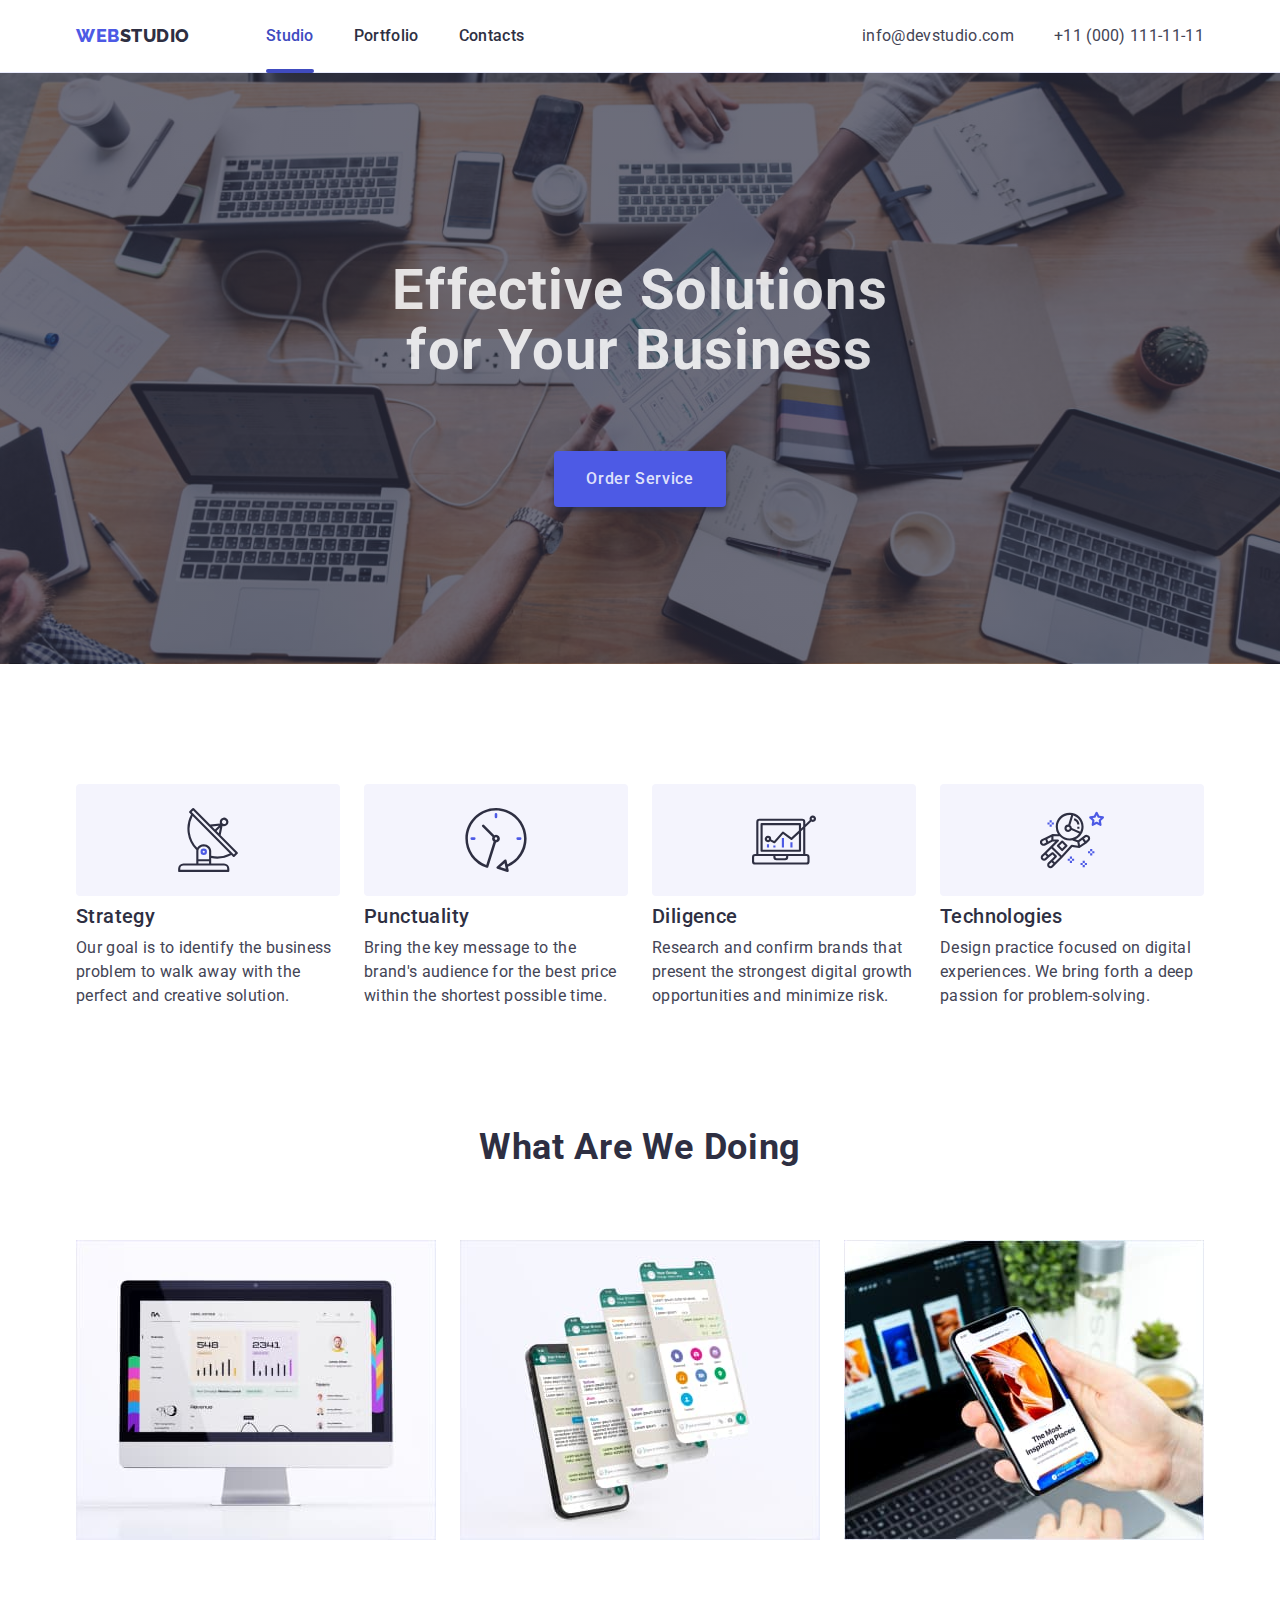
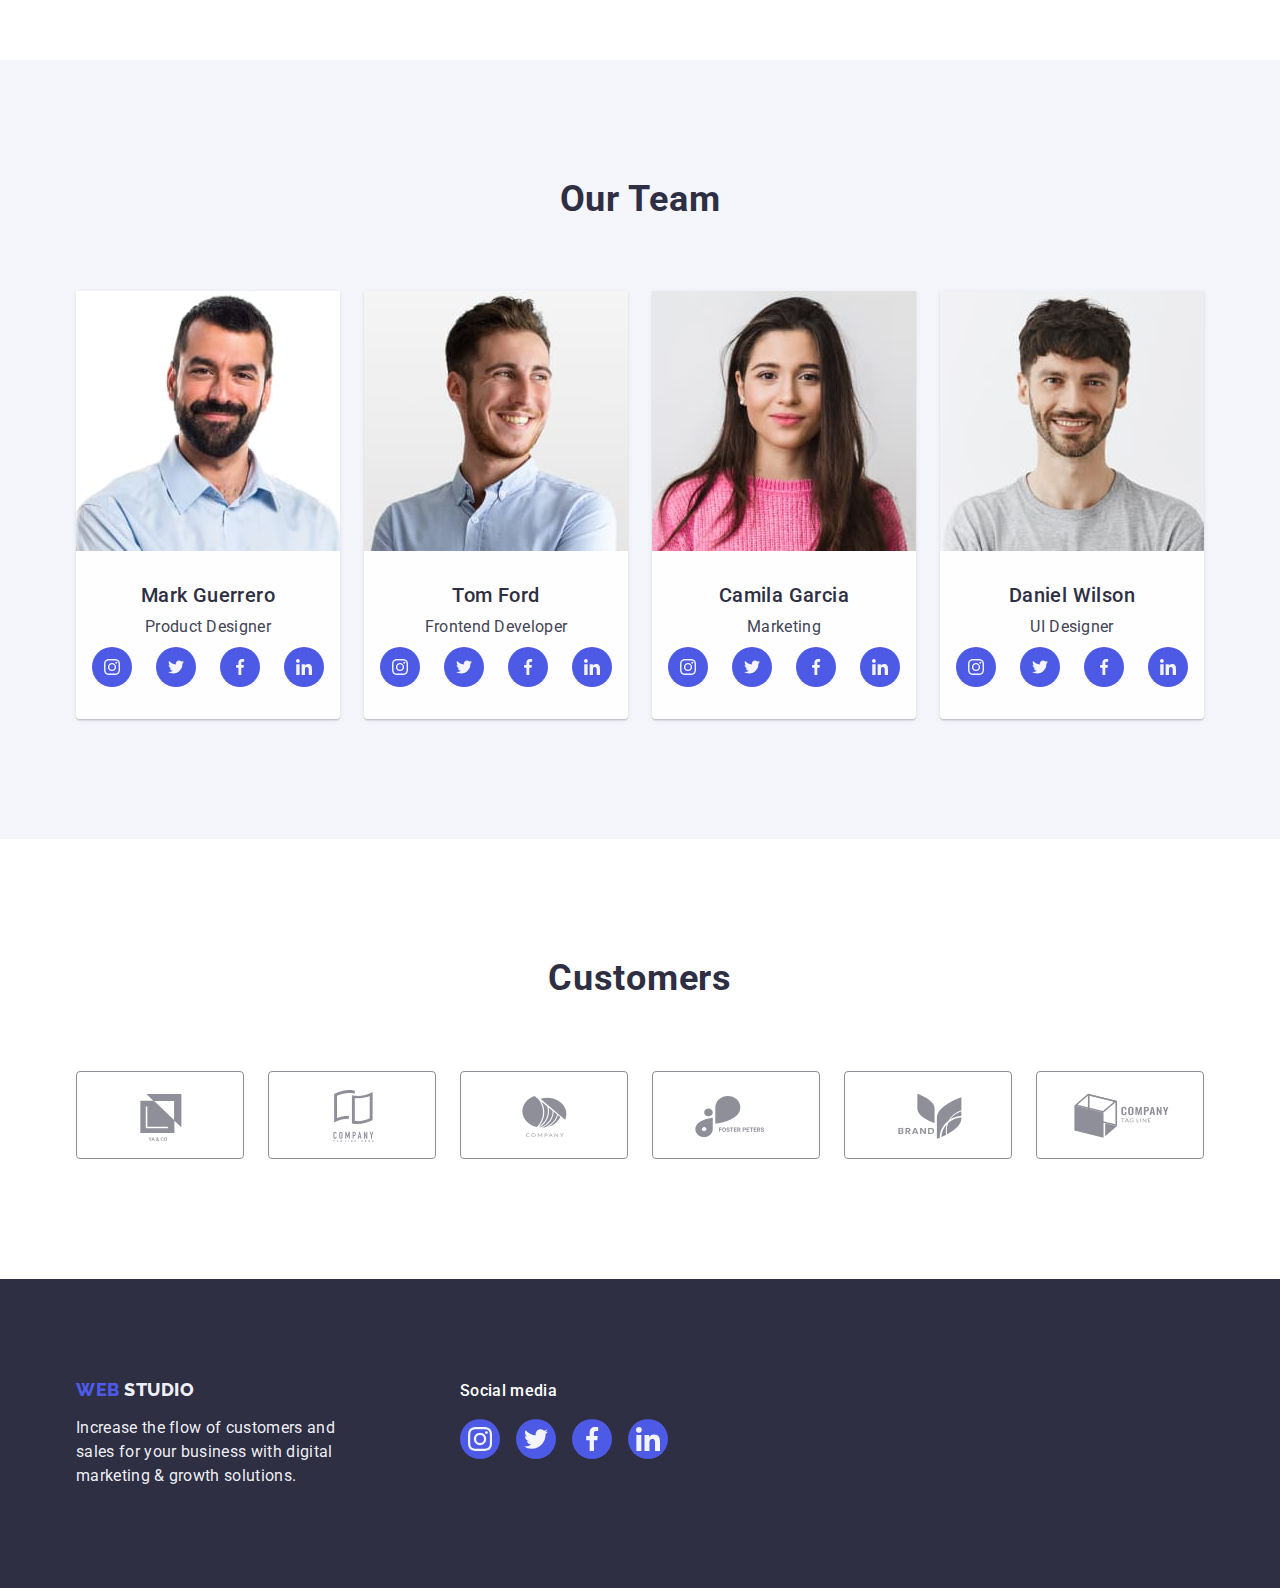
<file: index.html>
<!DOCTYPE html>
<html lang="en">

<head>
  <meta charset="UTF-8" />
  <meta http-equiv="X-UA-Compatible" content="IE=edge" />
  <meta name="viewport" content="width=device-width, initial-scale=1.0" />
  <title>Document</title>
  <link rel="preconnect" href="https://fonts.googleapis.com" />
  <link rel="preconnect" href="https://fonts.gstatic.com" crossorigin />
  <link rel="preconnect" href="https://fonts.googleapis.com" />
  <link rel="preconnect" href="https://fonts.gstatic.com" crossorigin />
  <link
    href="https://fonts.googleapis.com/css2?family=Raleway:ital,wght@0,800;1,700&family=Roboto:wght@400;500;700;900&display=swap"
    rel="stylesheet" />
  <link rel="stylesheet" href="https://cdn.jsdelivr.net/npm/modern-normalize@1.1.0/modern-normalize.min.css">
  <link rel="stylesheet" href="./css/styles.css" />
</head>

<body>
  <!-- Header -->
  <header class="page-header">
    <div class="container page-header-container">
      <nav class="page-nav">
        <a class="menu-logo link" href="./index.html">
          Web<span class="logo">Studio</span>
        </a>
        <ul class="menu list">
          <li class="menu-item">
            <a class="menu-link link activ" href="./index.html">Studio</a>
          </li>
          <li class="menu-item">
            <a class="menu-link link" href="./portfolio.html">Portfolio</a>
          </li>
          <li class="menu-item">
            <a class="menu-link link" href="">Contacts</a>
          </li>
        </ul>
      </nav>

      <address class="page-address contact">
        <ul class="address list">
          <li class="address-item">
            <a class="contact link" href="mailto:info@devstudio.com">
              info@devstudio.com
            </a>
          </li>
          <li class="address-item">
            <a class="contact link" href="tel:+110001111111">
              +11 (000) 111-11-11
            </a>
          </li>
        </ul>
      </address>
    </div>

  </header>
  <main>
    <!-- Hero section -->
    <section class="hero">
      <div class="container hero-container">
        <h1 class="hero-title">Effective Solutions for Your Business</h1>
        <button class="modal-btn" type="button" data-modal-open>Order Service</button>
      </div>
    </section>

    <!-- Objectives section -->
    <section class="section objectives-section">
      <div class="container">
        <h2 class="section-title visually-hidden">Objectives</h2>
        <ul class="goal list">
          <li class="goal-item">
            <div class="goal-wrapper">
              <svg class="icon" width="64" height="64">
                <use href="./images/icons.svg#icon-antenna"></use>
              </svg>
            </div>
            <h3 class="title-name">Strategy</h3>
            <p class="goal-text">
              Our goal is to identify the business problem to walk away with the
              perfect and creative solution.
            </p>
          </li>
          <li class="goal-item">
            <div class="goal-wrapper">
              <svg class="icon" width="64" height="64">
                <use href="./images/icons.svg#icon-clock"></use>
              </svg>
            </div>
            <h3 class="title-name">Punctuality</h3>
            <p class="goal-text">
              Bring the key message to the brand's audience for the best price
              within the shortest possible time.
            </p>
          </li>
          <li class="goal-item">
            <div class="goal-wrapper">
              <svg class="icon" width="64" height="64">
                <use href="./images/icons.svg#icon-diagram"></use>
              </svg>
            </div>
            <h3 class="title-name">Diligence</h3>
            <p class="goal-text">
              Research and confirm brands that present the strongest digital
              growth opportunities and minimize risk.
            </p>
          </li>
          <li class="goal-item">
            <div class="goal-wrapper">
              <svg class="icon" width="64" height="64">
                <use href="./images/icons.svg#icon-astronaut"></use>
              </svg>
            </div>
            <h3 class="title-name">Technologies</h3>
            <p class="goal-text">
              Design practice focused on digital experiences. We bring forth a
              deep passion for problem-solving.
            </p>
          </li>
        </ul>
      </div>
    </section>
    <!-- Devices section -->
    <section class="section devices-section">
      <div class="container">
        <h2 class="section-title">What are we doing</h2>
        <ul class="devices list">
          <li class="devices-images">
            <img src="./images/hw-01/gadgets/computer.jpg" alt="computer" width="360" />
          </li>
          <li class="devices-images">
            <img src="./images/hw-01/gadgets/smartphone.jpg" alt="smartphone" width="360" />
          </li>
          <li class="devices-images">
            <img src="./images/hw-01/gadgets/laptop-phone.jpg" alt="laptop-phone" width="360" />
          </li>
        </ul>
      </div>
    </section>
    <!-- Team section-->
    <section class="section team-section">
      <div class="container">
        <h2 class="section-title team-title">Our Team</h2>
        <ul class="team list">
          <li class="team-work">
            <img src="./images/hw-01/our-team/mark-guerrero.jpg" alt="photo boy" width="264" height="260" />
            <div class="team-card-wrapper">
              <h3 class="title-name">Mark Guerrero</h3>
              <p class="team-features-text">Product Designer</p>
              <ul class="social-list list">
                <li class="social-list-item">
                  <a href="" class="social-list-link team-link">
                    <svg class="social-list-icon" width="16" height="16">
                      <use href="./images/icons.svg#icon-instagram"></use>
                    </svg>
                  </a>
                </li>
                <li class="social-list-item">
                  <a href="" class="social-list-link team-link">
                    <svg class="social-list-icon" width="16" height="16">
                      <use href="./images/icons.svg#icon-twitter"></use>
                    </svg>
                  </a>
                </li>
                <li class="social-list-item">
                  <a href="" class="social-list-link team-link">
                    <svg class="social-list-icon" width="16" height="16">
                      <use href="./images/icons.svg#icon-facebook"></use>
                    </svg>
                  </a>
                </li>
                <li class="social-list-item">
                  <a href="" class="social-list-link team-link">
                    <svg class="social-list-icon" width="16" height="16">
                      <use href="./images/icons.svg#icon-linkedin"></use>
                    </svg>
                  </a>
                </li>
              </ul>
            </div>
          </li>
          <li class="team-work">
            <img src="./images/hw-01/our-team/tom-ford.jpg" alt="photo boy" width="264" height="260" />
            <div class="team-card-wrapper">
              <h3 class="title-name">Tom Ford</h3>
              <p class="team-features-text">Frontend Developer</p>
              <ul class="social-list list">
                <li class="social-list-item">
                  <a href="" class="social-list-link team-link">
                    <svg class="social-list-icon" width="16" height="16">
                      <use href="./images/icons.svg#icon-instagram"></use>
                    </svg>
                  </a>
                </li>
                <li class="social-list-item">
                  <a href="" class="social-list-link team-link">
                    <svg class="social-list-icon" width="16" height="16">
                      <use href="./images/icons.svg#icon-twitter"></use>
                    </svg>
                  </a>
                </li>
                <li class="social-list-item">
                  <a href="" class="social-list-link team-link">
                    <svg class="social-list-icon" width="16" height="16">
                      <use href="./images/icons.svg#icon-facebook"></use>
                    </svg>
                  </a>
                </li>
                <li class="social-list-item">
                  <a href="" class="social-list-link team-link">
                    <svg class="social-list-icon" width="16" height="16">
                      <use href="./images/icons.svg#icon-linkedin"></use>
                    </svg>
                  </a>
                </li>
              </ul>
            </div>
          </li>
          <li class="team-work">
            <img src="./images/hw-01/our-team/camila-garsia.jpg" alt="photo girl" width="264" height="260" />
            <div class="team-card-wrapper">
              <h3 class="title-name">Camila Garcia</h3>
              <p class="team-features-text">Marketing</p>
              <ul class="social-list list">
                <li class="social-list-item">
                  <a href="" class="social-list-link team-link">
                    <svg class="social-list-icon" width="16" height="16">
                      <use href="./images/icons.svg#icon-instagram"></use>
                    </svg>
                  </a>
                </li>
                <li class="social-list-item">
                  <a href="" class="social-list-link team-link">
                    <svg class="social-list-icon" width="16" height="16">
                      <use href="./images/icons.svg#icon-twitter"></use>
                    </svg>
                  </a>
                </li>
                <li class="social-list-item">
                  <a href="" class="social-list-link team-link">
                    <svg class="social-list-icon" width="16" height="16">
                      <use href="./images/icons.svg#icon-facebook"></use>
                    </svg>
                  </a>
                </li>
                <li class="social-list-item">
                  <a href="" class="social-list-link team-link">
                    <svg class="social-list-icon" width="16" height="16">
                      <use href="./images/icons.svg#icon-linkedin"></use>
                    </svg>
                  </a>
                </li>
              </ul>
            </div>
          </li>
          <li class="team-work">
            <img src="./images/hw-01/our-team/daniel-wilson.jpg" alt="photo boy" width="264" height="260" />
            <div class="team-card-wrapper">
              <h3 class="title-name">Daniel Wilson</h3>
              <p class="team-features-text">UI Designer</p>
              <ul class="social-list list">
                <li class="social-list-item">
                  <a href="" class="social-list-link team-link">
                    <svg class="social-list-icon" width="16" height="16">
                      <use href="./images/icons.svg#icon-instagram"></use>
                    </svg>
                  </a>
                </li>
                <li class="social-list-item">
                  <a href="" class="social-list-link team-link">
                    <svg class="social-list-icon" width="16" height="16">
                      <use href="./images/icons.svg#icon-twitter"></use>
                    </svg>
                  </a>
                </li>
                <li class="social-list-item">
                  <a href="" class="social-list-link team-link">
                    <svg class="social-list-icon" width="16" height="16">
                      <use href="./images/icons.svg#icon-facebook"></use>
                    </svg>
                  </a>
                </li>
                <li class="social-list-item">
                  <a href="" class="social-list-link team-link">
                    <svg class="social-list-icon" width="16" height="16">
                      <use href="./images/icons.svg#icon-linkedin"></use>
                    </svg>
                  </a>
                </li>
              </ul>
            </div>
          </li>
        </ul>
      </div>
    </section>
    <!-- Customers section -->
    <section class="section customers-section">
      <div class="container customers-container">
        <h2 class="customers-title">Customers</h2>
        <ul class="customers-list list">
          <li class="customers-list-item">
            <a class="customers-item-link" href="">
              <svg class="customers-icon" width="104" height="56">
                <use href="./images/icons.svg#icon-Logo"></use>
              </svg>
            </a>
          </li>
          <li class="customers-list-item">
            <a class="customers-item-link" href="">
              <svg class="customers-icon" width="104" height="56">
                <use href="./images/icons.svg#icon-Logo-1"></use>
              </svg>
            </a>
          </li>
          <li class="customers-list-item">
            <a class="customers-item-link" href="">
              <svg class="customers-icon" width="104" height="56">
                <use href="./images/icons.svg#icon-Logo-2"></use>
              </svg>
            </a>
          </li>
          <li class="customers-list-item">
            <a class="customers-item-link" href="">
              <svg class="customers-icon" width="104" height="56">
                <use href="./images/icons.svg#icon-Logo-3"></use>
              </svg>
            </a>
          </li>
          <li class="customers-list-item">
            <a class="customers-item-link" href="">
              <svg class="customers-icon" width="104" height="56">
                <use href="./images/icons.svg#icon-Logo-4"></use>
              </svg>
            </a>
          </li>
          <li class="customers-list-item">
            <a class="customers-item-link" href="">
              <svg class="customers-icon" width="104" height="56">
                <use href="./images/icons.svg#icon-Logo-5"></use>
              </svg>
            </a>
          </li>
        </ul>
      </div>
    </section>
  </main>
  <!-- Footer -->
  <footer class="page-footer">
    <div class="container footer-container-content">
      <div class="page-footer-container">
        <a class="footer-menu-logo link" href="./index.html">Web
          <span class="footer-logo">Studio</span>
        </a>
        <p class="footer-text">
          Increase the flow of customers and sales for your business with digital
          marketing & growth solutions.
        </p>
      </div>
      <div class="wrapper-container ">
        <p class="text-social">Social media</p>
        <ul class="social-list list footer-list">
          <li class="social-list-item">
            <a class="social-list-link footer-link" href="">
              <svg class="social-list-icon" width="24" height="24">
                <use href="./images/icons.svg#icon-instagram"></use>
              </svg>
            </a>
          </li>
          <li class="social-list-item">
            <a class="social-list-link footer-link" href="">
              <svg class="social-list-icon" width="24" height="24">
                <use href="./images/icons.svg#icon-twitter"></use>
              </svg>
            </a>
          </li>
          <li class="social-list-item">
            <a class="social-list-link footer-link" href="">
              <svg class="social-list-icon" width="24" height="24">
                <use href="./images/icons.svg#icon-facebook"></use>
              </svg>
            </a>
          </li>
          <li class="social-list-item">
            <a class="social-list-link footer-link" href="">
              <svg class="social-list-icon" width="24" height="24">
                <use href="./images/icons.svg#icon-linkedin"></use>
              </svg>
            </a>
          </li>
        </ul>
      </div>
    </div>
  </footer>
  <div class="backdrop is-hidden" data-modal>
    <div class="modal">
      <button type="button" class="modal-close-btn" data-modal-close>
        <svg class="modal-close-icon" width="8" height="8">
          <use href="./images/icons.svg#icon-close"></use>
        </svg>
      </button>
    </div>
  </div>
  <script src="./js/modal.js"></script>
</body>

</html>
</file>
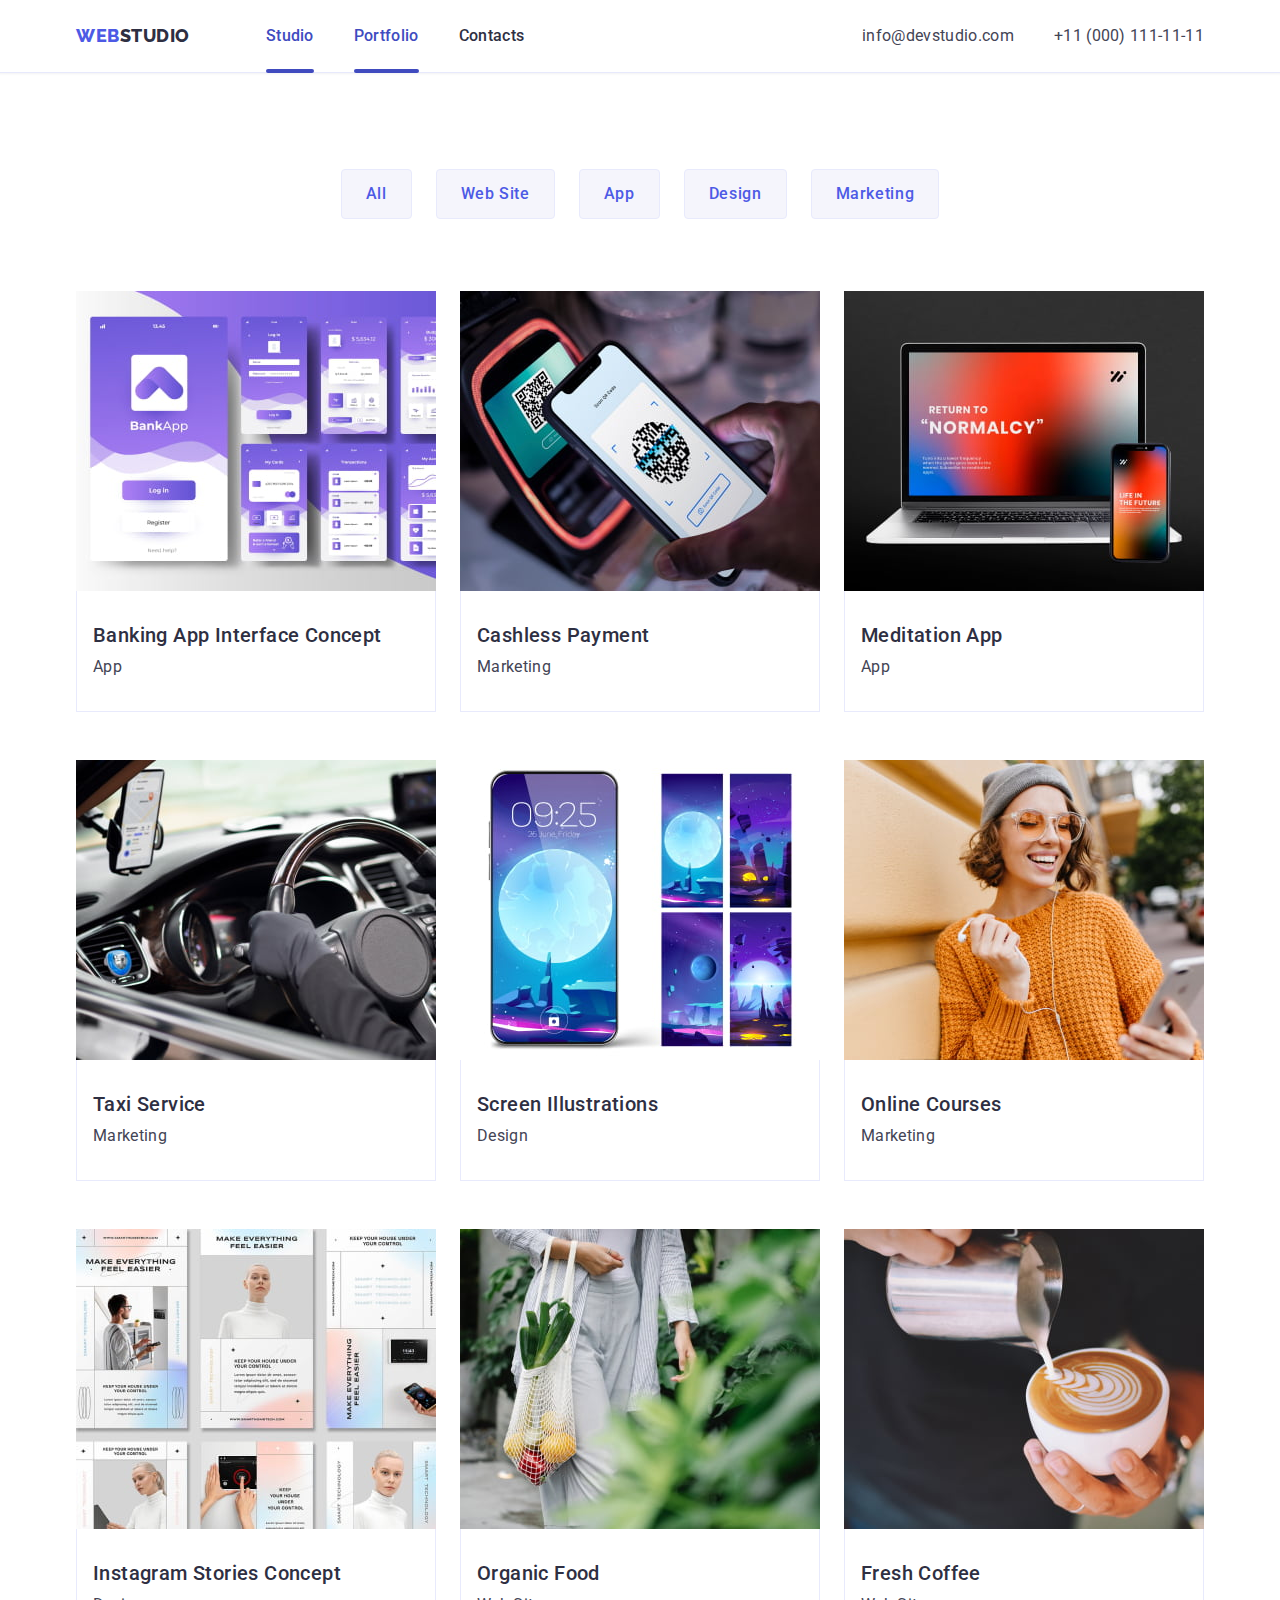
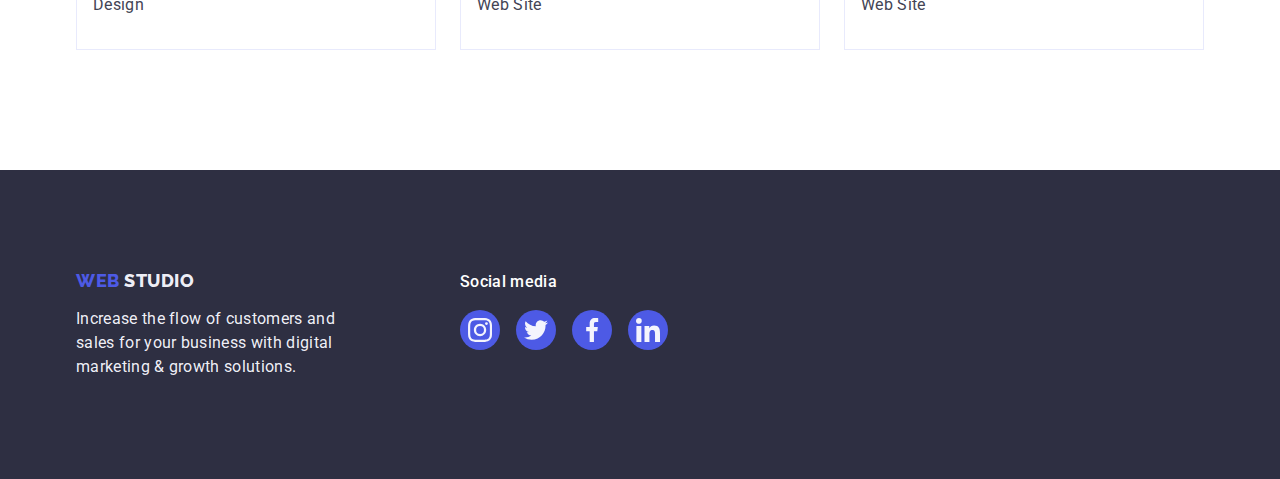
<file: portfolio.html>
<!DOCTYPE html>
<html lang="en">

<head>
  <meta charset="UTF-8" />
  <meta http-equiv="X-UA-Compatible" content="IE=edge" />
  <meta name="viewport" content="width=device-width, initial-scale=1.0" />
  <title>Document</title>
  <link rel="preconnect" href="https://fonts.googleapis.com" />
  <link rel="preconnect" href="https://fonts.gstatic.com" crossorigin />
  <link rel="preconnect" href="https://fonts.googleapis.com" />
  <link rel="preconnect" href="https://fonts.gstatic.com" crossorigin />
  <link
    href="https://fonts.googleapis.com/css2?family=Raleway:ital,wght@0,800;1,700&family=Roboto:wght@400;500;700;900&display=swap"
    rel="stylesheet" />
  <link rel="stylesheet" href="https://cdn.jsdelivr.net/npm/modern-normalize@1.1.0/modern-normalize.min.css">
  <link rel="stylesheet" href="./css/styles.css" />
</head>

<body>
  <!-- Header -->
  <header class="page-header">
    <div class="container page-header-container">
      <nav class="page-nav">
        <a class="menu-logo link" href="./index.html">
          Web<span class="logo">Studio</span>
        </a>
        <ul class="menu list">
          <li class="menu-item">
            <a class="menu-link link activ" href="./index.html">Studio</a>
          </li>
          <li class="menu-item">
            <a class="menu-link link activ" href="./portfolio.html">Portfolio</a>
          </li>
          <li class="menu-item">
            <a class="menu-link link" href="">Contacts</a>
          </li>
        </ul>
      </nav>

      <address class="page-address contact">
        <ul class="address list">
          <li class="address-item">
            <a class="contact link" href="mailto:info@devstudio.com">
              info@devstudio.com
            </a>
          </li>
          <li class="address-item">
            <a class="contact link" href="tel:+110001111111">
              +11 (000) 111-11-11
            </a>
          </li>
        </ul>
      </address>
    </div>
  </header>
  <main class="page-main">

    <!-- Products section -->

    <section class="section products-section link">
      <div class="container container-products">
        <h1 class="section-title visually-hidden">Products</h1>
        <ul class="filters list link">
          <li class="filters-item link">
            <button class="filters-button" type="button">All</button>
          </li>
          <li class="filters-item link">
            <button class="filters-button" type="button">Web Site</button>
          </li>
          <li class="filters-item link">
            <button class="filters-button" type="button">App</button>
          </li>
          <li class="filters-item link">
            <button class="filters-button" type="button">Design</button>
          </li>
          <li class="filters-item link">
            <button class="filters-button" type="button">Marketing</button>
          </li>
        </ul>
        <ul class="products list link">
          <li class="products-images">
            <a href="" class="link products-link">
              <div class="products-overlay">
                <img src="./images/hw-02/apps/banking-app.jpg" alt="banking interface" width="360" height="300" />
                <p class="overlay">
                  14 Stylish and User-Friendly App Design Concepts · Task Manager App · Calorie Tracker App · Exotic
                  Fruit
                  Ecommerce App ·
                  Cloud Storage App
                </p>
              </div>
              <div class="content-card-wrapper">
                <h2 class="title-name">Banking App Interface Concept</h2>
                <p class="features-text">App</p>
              </div>
            </a>
          </li>
          <li class="products-images">
            <a href="" class="link products-link">
              <div class="products-overlay">
                <img src="./images/hw-02/apps/payment.jpg" alt="payment" width="360" height="300" />
                <p class="overlay">
                  14 Stylish and User-Friendly App Design Concepts · Task Manager App · Calorie Tracker App · Exotic
                  Fruit
                  Ecommerce App ·
                  Cloud Storage App
                </p>
              </div>
              <div class="content-card-wrapper">
                <h2 class="title-name">Cashless Payment</h2>
                <p class="features-text">Marketing</p>
              </div>
            </a>
          </li>
          <li class="products-images">
            <a href="" class="link products-link">
              <div class="products-overlay">
                <img src="./images/hw-02/apps/meditation.jpg" alt="meditation" width="360" height="300" />
                <p class="overlay">
                  14 Stylish and User-Friendly App Design Concepts · Task Manager App · Calorie Tracker App · Exotic
                  Fruit
                  Ecommerce App ·
                  Cloud Storage App
                </p>
              </div>
              <div class="content-card-wrapper">
                <h2 class="title-name">Meditation App</h2>
                <p class="features-text">App</p>
              </div>
            </a>
          </li>
          <li class="products-images">
            <a href="" class="link products-link">
              <div class="products-overlay">
                <img src="./images/hw-02/services/taxi.jpg" alt="taxi" width="360" height="300" />
                <p class="overlay">
                  14 Stylish and User-Friendly App Design Concepts · Task Manager App · Calorie Tracker App · Exotic
                  Fruit
                  Ecommerce App ·
                  Cloud Storage App
                </p>
              </div>
              <div class="content-card-wrapper">
                <h2 class="title-name">Taxi Service</h2>
                <p class="features-text">Marketing</p>
              </div>
            </a>
          </li>
          <li class="products-images">
            <a href="" class="link products-link">
              <div class="products-overlay">
                <img src="./images/hw-02/services/screen.jpg" alt="screen" width="360" height="300" />
                <p class="overlay">
                  14 Stylish and User-Friendly App Design Concepts · Task Manager App · Calorie Tracker App · Exotic
                  Fruit
                  Ecommerce App ·
                  Cloud Storage App
                </p>
              </div>
              <div class="content-card-wrapper">
                <h2 class="title-name">Screen Illustrations</h2>
                <p class="features-text">Design</p>
              </div>
            </a>
          </li>
          <li class="products-images">
            <a href="" class="link products-link">
              <div class="products-overlay ">
                <img src="./images/hw-02/services/courses.jpg" alt="online courses" width="360" height="300" />
                <p class="overlay">
                  14 Stylish and User-Friendly App Design Concepts · Task Manager App · Calorie Tracker App · Exotic
                  Fruit
                  Ecommerce App ·
                  Cloud Storage App
                </p>
              </div>
              <div class="content-card-wrapper">
                <h2 class="title-name">Online Courses</h2>
                <p class="features-text">Marketing</p>
              </div>
            </a>
          </li>
          <li class="products-images">
            <a href="" class="link products-link">
              <div class="products-overlay">
                <img src="./images/hw-02/websites/stories.jpg" alt="stories" width="360" height="300" />
                <p class="overlay">
                  14 Stylish and User-Friendly App Design Concepts · Task Manager App · Calorie Tracker App · Exotic
                  Fruit
                  Ecommerce App ·
                  Cloud Storage App
                </p>
              </div>
              <div class="content-card-wrapper">
                <h2 class="title-name">Instagram Stories Concept</h2>
                <p class="features-text">Design</p>
              </div>
            </a>
          </li>
          <li class="products-images">
            <a href="" class="link products-link">
              <div class="products-overlay">
                <img src="./images/hw-02/websites/food.jpg" alt="food" width="360" height="300" />
                <p class="overlay">
                  14 Stylish and User-Friendly App Design Concepts · Task Manager App · Calorie Tracker App · Exotic
                  Fruit
                  Ecommerce App ·
                  Cloud Storage App
                </p>
              </div>
              <div class="content-card-wrapper">
                <h2 class="title-name">Organic Food</h2>
                <p class="features-text">Web Site</p>
              </div>
            </a>
          </li>
          <li class="products-images">
            <a href="" class="link products-link">
              <div class="products-overlay">
                <img src="./images/hw-02/websites/cofee.jpg" alt="cofee" width="360" height="300" />
                <p class="overlay">
                  14 Stylish and User-Friendly App Design Concepts · Task Manager App · Calorie Tracker App · Exotic
                  Fruit
                  Ecommerce App ·
                  Cloud Storage App
                </p>
              </div>
              <div class="content-card-wrapper">
                <h2 class="title-name">Fresh Coffee</h2>
                <p class="features-text">Web Site</p>
              </div>
            </a>
          </li>
        </ul>
      </div>
    </section>
  </main>
  <!-- Footer -->
  <footer class="page-footer">
    <div class="container footer-container-content">
      <div class="page-footer-container">
        <a class="footer-menu-logo link" href="./index.html">Web
          <span class="footer-logo">Studio</span>
        </a>
        <p class="footer-text">
          Increase the flow of customers and sales for your business with digital
          marketing & growth solutions.
        </p>
      </div>
      <div class="wrapper-container ">
        <p class="text-social">Social media</p>
        <ul class="social-list list footer-list">
          <li class="social-list-item">
            <a class="social-list-link footer-link" href="">
              <svg class="social-list-icon" width="24" height="24">
                <use href="./images/icons.svg#icon-instagram"></use>
              </svg>
            </a>
          </li>
          <li class="social-list-item">
            <a class="social-list-link footer-link" href="">
              <svg class="social-list-icon" width="24" height="24">
                <use href="./images/icons.svg#icon-twitter"></use>
              </svg>
            </a>
          </li>
          <li class="social-list-item">
            <a class="social-list-link footer-link" href="">
              <svg class="social-list-icon" width="24" height="24">
                <use href="./images/icons.svg#icon-facebook"></use>
              </svg>
            </a>
          </li>
          <li class="social-list-item">
            <a class="social-list-link footer-link" href="">
              <svg class="social-list-icon" width="24" height="24">
                <use href="./images/icons.svg#icon-linkedin"></use>
              </svg>
            </a>
          </li>
        </ul>
      </div>
    </div>
  </footer>
</body>

</html>
</file>
<file: css/styles.css>
:root {
  --prima-text-color: rgba(67, 68, 85, 1);
  --title-text-color: rgba(46, 47, 66, 1);
  --accent-color: rgba(77, 90, 229, 1);
  --prima-white-color: rgba(255, 255, 255, 0.84);
  --secondary-color: rgba(245, 245, 252, 0.982);
  --bg-color: rgba(46, 47, 66, 1);
  --btn-bg-color: rgb(64, 75, 191);
  --secondary-btn-bg-color: rgb(232, 234, 252);
  --icon-color: rgb(244, 244, 253);
  --shadow-color: rgba(46, 47, 66, 0.7);
  --icon-logo-color: rgb(142, 143, 153);
  --border-color: rgb(142, 143, 153);
  --icon-hover-color: rgb(64, 75, 191);
  --footer-text-color: #FFFFFF;
  --ovarley-text-color: rgb(244, 244, 253);
}

body {
  font-family: "Roboto", sans-serif;

  color: var(--prima-text-color);
  background-color: var(--prima-white-color);
}

h1,
h2,
h3,
p {
  margin-top: 0;
  margin-bottom: 0;
}

ul,
ol {
  margin-top: 0;
  margin-bottom: 0;
  padding-left: 0;
}

img {
  display: block;
}


.list {
  list-style: none;
}

.link {
  text-decoration: none;
}

.container {
  width: 1158px;
  margin-left: auto;
  margin-right: auto;
  padding-left: 15px;
  padding-right: 15px;

}

.section-title {
  font-weight: 700;
  font-size: 36px;
  line-height: 1.11;
  text-align: center;
  letter-spacing: 0.02em;
  text-transform: capitalize;
  margin-bottom: 72px;
  color: var(--title-text-color);

}

.title-name {
  font-weight: 500;
  font-size: 20px;
  line-height: 1.2;
  letter-spacing: 0.02em;
  margin-bottom: 8px;
  color: var(--title-text-color);

}

.social-list {
  display: flex;
  justify-content: center;
  gap: 24px;
}

.social-list-icon {
  fill: var(--icon-color);
}

.btn {}

.social-list-link {
  width: 40px;
  height: 40px;
  border-radius: 50%;
  display: flex;
  justify-content: center;
  align-items: center;
  background-color: var(--accent-color);
}

/* Main*/

/* ===============Header================= */
.page-header {
  border-bottom: 1px solid #E7E9FC;
  box-shadow: 0px 2px 1px rgba(46, 47, 66, 0.08), 0px 1px 1px rgba(46, 47, 66, 0.16), 0px 1px 6px rgba(46, 47, 66, 0.08);
}

.page-header-container {
  display: flex;
  align-items: center;
}

.page-nav {
  display: flex;
  align-items: center;
}


.menu-logo {
  font-family: "Raleway", sans-serif;
  font-weight: 800;
  font-size: 18px;
  line-height: 1.17;
  letter-spacing: 0.03em;
  text-transform: uppercase;
  color: var(--accent-color);
  padding: 24px 0;
  margin-right: 76px;
}

.logo {
  font-family: "Raleway", sans-serif;
  font-weight: 800;
  font-size: 18px;
  line-height: 1.17;
  letter-spacing: 0.03em;
  text-transform: uppercase;

  color: var(--title-text-color);
}

.menu {
  display: flex;
  align-items: center;
}

.menu-item:not(:last-child) {
  margin-right: 40px;
}

.menu-item {
  content: '';
}

.menu-link {
  position: relative;
  display: block;
  font-weight: 500;
  font-size: 16px;
  line-height: 1.5;
  padding: 24px 0;
  letter-spacing: 0.02em;
  transition: color 250ms cubic-bezier(0.4, 0, 0.2, 1);
  color: var(--title-text-color);
}

.activ {
  color: #404bbf
}

.activ::after {
  position: absolute;
  left: 0;
  bottom: -1px;
  content: '';
  display: block;
  width: 100%;
  height: 4px;
  border-radius: 2px;
  background-color: #404bbf;
}

.menu-link.activ::after {
  background-color: var(--icon-hover-color);
}

.menu-link:hover,
.menu-link:focus {
  color: var(--accent-color);
}

/*-- Address --*/
.address {
  display: flex;
  align-items: center;
  gap: 40px;
}

.contact {
  font-weight: 400;
  font-size: 16px;
  font-style: normal;
  line-height: 1.5;
  letter-spacing: 0.02em;
  color: var(--prima-text-color);
  margin-left: auto;
  padding-top: 24px;
  padding-bottom: 24px;
  transition: color 250ms cubic-bezier(0.4, 0, 0.2, 1);
}

.contact:hover,
.contact:focus {
  color: var(--accent-color);
}

/* ===============Hero section============ */

.hero {
  display: flex;
  height: 590.57px;
  padding: 188px 0;
  max-width: 1440px;
  margin-left: auto;
  margin-right: auto;
  background-image: linear-gradient(rgba(46, 47, 66, 0.7), rgba(46, 47, 66, 0.7)), url("../images/hw-04/hero/people-office.jpg");
  background-repeat: no-repeat;
  background-position: center;
  background-size: cover;
  background-color: var(--bg-color);
}

.hero-title {
  max-width: 496px;
  font-weight: 700;
  font-size: 56px;
  line-height: 1.07;
  text-align: center;
  color: var(--prima-white-color);
  letter-spacing: 0.02em;
  margin-left: auto;
  margin-right: auto;
}

.modal-btn {
  font-family: "Roboto", sans-serif;
  min-width: 169px;
  height: 56px;
  font-weight: 500;
  font-size: 16px;
  line-height: 1.5;
  display: block;
  align-items: center;
  letter-spacing: 0.04em;
  border-radius: 4px;
  border: none;
  padding-top: 16px;
  padding-right: 32px;
  padding-bottom: 16px;
  padding-left: 32px;
  cursor: pointer;
  margin-top: 70px;
  margin-left: auto;
  margin-right: auto;
  box-shadow: 0px 4px 4px var(--shadow-color);
  background: var(--accent-color);
  color: var(--prima-white-color);

  transition: background-color 250ms cubic-bezier(0.4, 0, 0.2, 1);
}

.modal-btn:hover,
.modal-btn:focus,
.modal-btn:active {
  background: var(--btn-bg-color);
  color: var(--prima-white-color);
}

/* ===========Objectives section============= */
.section {
  padding-top: 120px;
  padding-bottom: 120px;
}

.goal {
  display: flex;
}

.goal-wrapper {
  display: flex;
  align-items: center;
  justify-content: center;
  width: 264px;
  height: 112px;
  margin-bottom: 8px;
  background: #F4F4FD;
  border-radius: 4px;

}

.icon {
  width: 64px;
  height: 64px;
}

.goal-item:not(:last-child) {
  margin-right: 24px;
}

.goal-text {
  font-weight: 400;
  font-size: 16px;
  line-height: 1.5;
  letter-spacing: 0.02em;
  width: 264px;

  padding: 24p 0;
  color: var(--prima-text-color);
}

.visually-hidden {
  position: absolute;
  width: 1px;
  height: 1px;
  margin: -1px;
  border: 0;
  padding: 0;
  white-space: nowrap;
  clip-path: inset(100%);
  clip: rect(0 0 0 0);
  overflow: hidden;
}

/*=======Devices section=======*/
.devices-section {
  padding-top: 0px;
}

.devices {
  display: flex;
}

.devices-images:not(:last-child) {
  margin-right: 24px;
}

/*=======Team section=======*/

.team {
  gap: 24px;
  display: flex;
  flex-wrap: wrap;
  justify-content: space-between;
}

.team-section {
  gap: 24px;
  padding: 120px 0;
  background-color: var(--secondary-color);
}

.team-work {
  text-align: center;
  border-radius: 0px 0px 4px 4px;
  box-shadow: 0px 1px 6px rgba(46, 47, 66, 0.08), 0px 1px 1px rgba(46, 47, 66, 0.16), 0px 2px 1px rgba(46, 47, 66, 0.08);
  background-color: var(--prima-white-color);
}

.team-card-wrapper {
  padding: 32px 0;
  margin: auto;

  border-radius: 0px 0px 4px 4px;
}

.team-features-text {
  font-weight: 400;
  font-size: 16px;
  line-height: 1.5;
  letter-spacing: 0.02em;
  margin-bottom: 8px;
  color: var(--prima-text-color);
}

.team-link {
  transition: background-color 250ms cubic-bezier(0.4, 0, 0.2, 1);
}

.team-link:hover,
.team-link:focus {
  background-color: var(--btn-bg-color);
}

/*-- Customers section --*/
.customers-list {
  display: flex;
  gap: 24px;
}

.customers-icon {
  fill: currentColor;
}

.customers-title {
  font-size: 36px;
  line-height: 40px;
  line-height: 1.1;
  text-align: center;
  letter-spacing: 0.02em;
  text-transform: capitalize;
  color: var(--title-text-color);
  margin-bottom: 72px;
}

.customers-list-item {
  width: calc((100% - 120px) / 6);
  height: 88px;
}

.customers-item-link {
  width: 100%;
  height: 100%;
  border: 1px solid var(--border-color);
  border-radius: 4px;
  display: flex;
  align-items: center;
  justify-content: center;
  color: var(--border-color);
  transition: border-color 250ms cubic-bezier(0.4, 0, 0.2, 1),
    color 250ms cubic-bezier(0.4, 0, 0.2, 1);
}

.customers-item-link:hover,
.customers-item-link:focus {
  border-color: var(--icon-hover-color)
}

.customers-item-link:hover,
.customers-item-link:focus {
  color: var(--icon-hover-color)
}

/*-- Footer --*/
.footer-container-content {
  display: flex;
  align-items: baseline;
}

.page-footer {
  display: flex;
  flex-direction: row;
  align-items: baseline;
  padding-top: 100px;
  padding-bottom: 100px;
  background-color: var(--bg-color);
}

.footer-menu-logo {
  font-family: "Raleway", sans-serif;
  font-style: normal;
  font-weight: 800;
  font-size: 18px;
  line-height: 1.17;
  display: inline-block;
  align-items: center;
  letter-spacing: 0.03em;
  text-transform: uppercase;
  margin-bottom: 16px;
  color: var(--accent-color);
}

.footer-logo {
  font-family: "Raleway";
  font-style: normal;
  font-weight: 800;
  font-size: 18px;
  line-height: 1.17;
  display: inline-block;
  align-items: center;
  letter-spacing: 0.03em;
  text-transform: uppercase;
  color: var(--secondary-color);
}

.footer-text {
  width: 264px;
  font-weight: 400;
  font-size: 16px;
  line-height: 1.5;
  letter-spacing: 0.02em;
  color: var(--secondary-color);
}

.page-footer-container {
  display: inline-block;
  margin-right: 120px;
}

.footer-list {
  gap: 16px;
}

.wrapper-container {
  display: block;
  align-items: center;
  width: 208px;
}

.text-social {
  margin-bottom: 16px;

  font-weight: 500;
  font-size: 16px;
  line-height: 1.5;
  letter-spacing: 0.02em;

  color: var(--footer-text-color);
}

.footer-link {
  transition: background-color 250ms cubic-bezier(0.4, 0, 0.2, 1);
}

.footer-link:hover,
.footer-link:focus {
  background-color: #31D0AA;
}


/*-- Portfolio --*/

.page-main {
  background-color: var(--prima-white-color);
}

.filters {
  display: inline-block;
  display: flex;
  gap: 24px;
  margin-bottom: 72px;
  justify-content: center;
}

.filters-button {
  font-family: "Roboto", sans-serif;
  font-weight: 500;
  font-size: 16px;
  line-height: 1.5;
  display: flex;
  border-radius: 4px;
  text-align: center;
  letter-spacing: 0.04em;
  cursor: pointer;
  padding-top: 12px;
  padding-left: 24px;
  padding-bottom: 12px;
  padding-right: 24px;
  border: 1px solid var(--secondary-btn-bg-color);
  background: var(--secondary-color);
  color: var(--accent-color);

  transition: color 250ms cubic-bezier(0.4, 0, 0.2, 1),
    background-color 250ms cubic-bezier(0.4, 0, 0.2, 1),
    border-color 250ms cubic-bezier(0.4, 0, 0.2, 1),
    box-shadow 250ms cubic-bezier(0.4, 0, 0.2, 1);
}

.filters-button:hover,
.filters-button:focus {
  box-shadow: 0px 3px 1px rgba(0, 0, 0, 0.1), 0px 2px 1px rgba(0, 0, 0, 0.08), 0px 2px 2px rgba(0, 0, 0, 0.12);
}

.filters-button:hover,
.filters-button:focus {
  border: 1px solid transparent;
  background: var(--btn-bg-color);
  color: var(--prima-white-color);
}

.products {
  display: flex;
  flex-wrap: wrap;
  column-gap: 24px;
  row-gap: 48px;
}

.products-section {
  padding: 96px 0 120px
}

.products-images {
  display: block;
  border-top: none;
  width: calc((100% - 48px) / 3);
}

.features-text {
  font-weight: 400;
  font-size: 16px;
  line-height: 1.5;
  letter-spacing: 0.02em;
  color: var(--prima-text-color);
}

.content-card-wrapper {
  padding-top: 32px;
  padding: 32px 16px;
  border: 1px solid var(--secondary-btn-bg-color);
  border-top: none;
}

.products-overlay {
  position: relative;
  overflow: hidden;
}

.overlay {
  position: absolute;
  transform: translate(0, 100%);
  transition: transform 250ms cubic-bezier(0.4, 0, 0.2, 1);
  width: 100%;
  height: 100%;
  top: 0;
  left: 0;

  line-height: 1.5;
  letter-spacing: 0.02em;
  overflow: auto;
  color: #F4F4FD;
  padding: 40px 32px;
  background-color: rgb(77, 90, 229);
}

.products-link:hover .overlay,
.products-link:focus .overlay {
  transform: translate(0, 0);
}

.products-link {
  display: block;
  transition: box-shadow 250ms cubic-bezier(0.4, 0, 0.2, 1);
}

.products-link:hover,
.products-link:focus {
  box-shadow: 0px 1px 6px rgba(46, 47, 66, 0.08),
    0px 1px 1px rgba(46, 47, 66, 0.16),
    0px 2px 1px rgba(46, 47, 66, 0.08);
}

/*-- Modal window--*/

.backdrop {
  position: fixed;
  top: 0;
  left: 0;
  z-index: 100;
  width: 100%;
  height: 100%;
  background-color: rgba(46, 47, 66, 0.4);
  transition: opacity 250ms cubic-bezier(0.4, 0, 0.2, 1), visibility 250ms cubic-bezier(0.4, 0, 0.2, 1);
}

.is-hidden {
  opacity: 0;
  visibility: hidden;
  pointer-events: none;
}

.modal {
  position: absolute;
  top: 50%;
  left: 50%;
  transform: translate(-50%, -50%);

  width: 408px;
  min-height: 576px;
  background: #FCFCFC;
  box-shadow: 0px 1px 1px rgba(0, 0, 0, 0.14), 0px 1px 3px rgba(0, 0, 0, 0.12), 0px 2px 1px rgba(0, 0, 0, 0.2);
  border-radius: 4px;

  transition: transform 250ms cubic-bezier(0.4, 0, 0.2, 1);

}

.modal-close-btn {
  position: absolute;
  top: 24px;
  right: 24px;

  display: flex;
  justify-content: center;
  align-items: center;

  width: 24px;
  height: 24px;
  border-radius: 50%;
  padding: 0;
  cursor: pointer;

  transition: background-color 250ms cubic-bezier(0.4, 0, 0.2, 1), border 250ms cubic-bezier(0.4, 0, 0.2, 1);
  border: 1px solid rgba(0, 0, 0, 0.1);
  background: #E7E9FC;
}


.modal-close-btn:hover,
.modal-close-btn:focus {
  background-color: var(--icon-hover-color);
  border: none;
}

.modal-close-icon {
  transition: fill 250ms cubic-bezier(0.4, 0, 0.2, 1);
}

.modal-close-btn:hover .modal-close-icon,
.modal-close-btn:focus .modal-close-icon {
  fill: #ffffff
}
</file>
